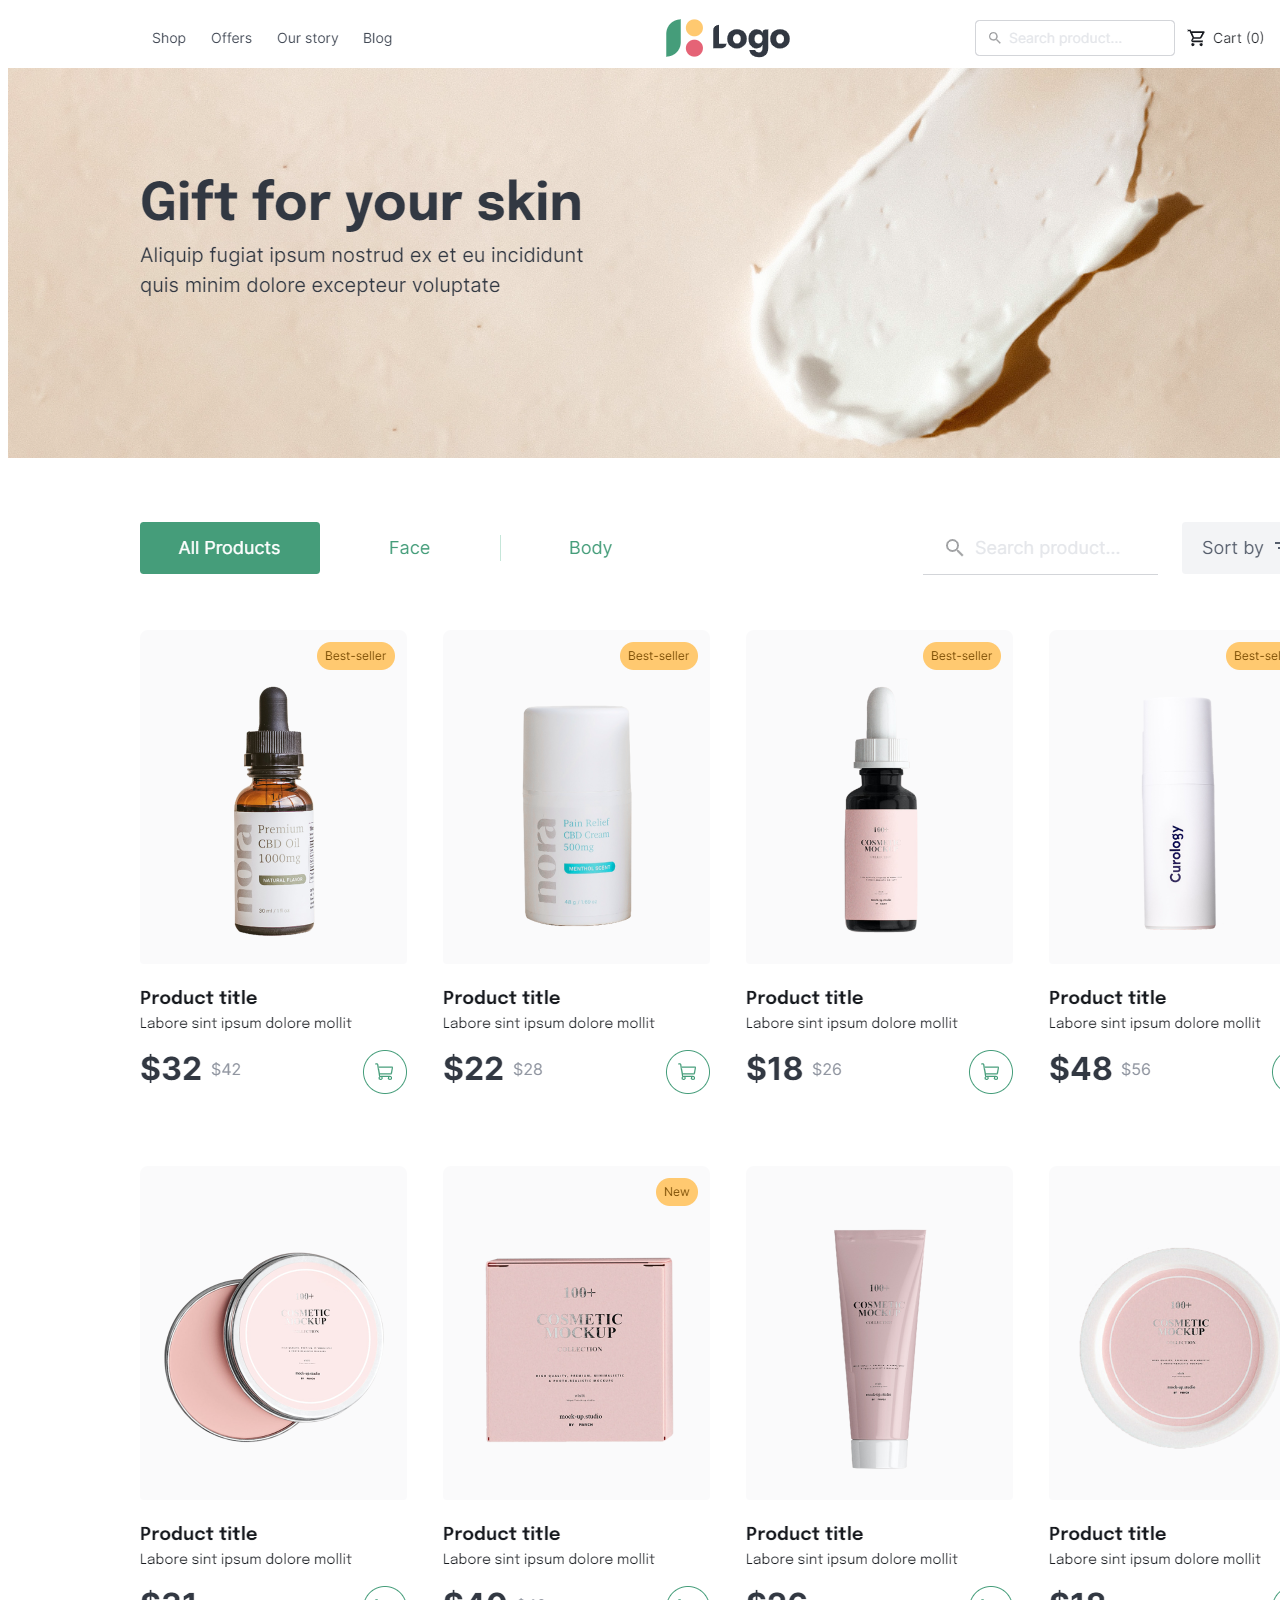
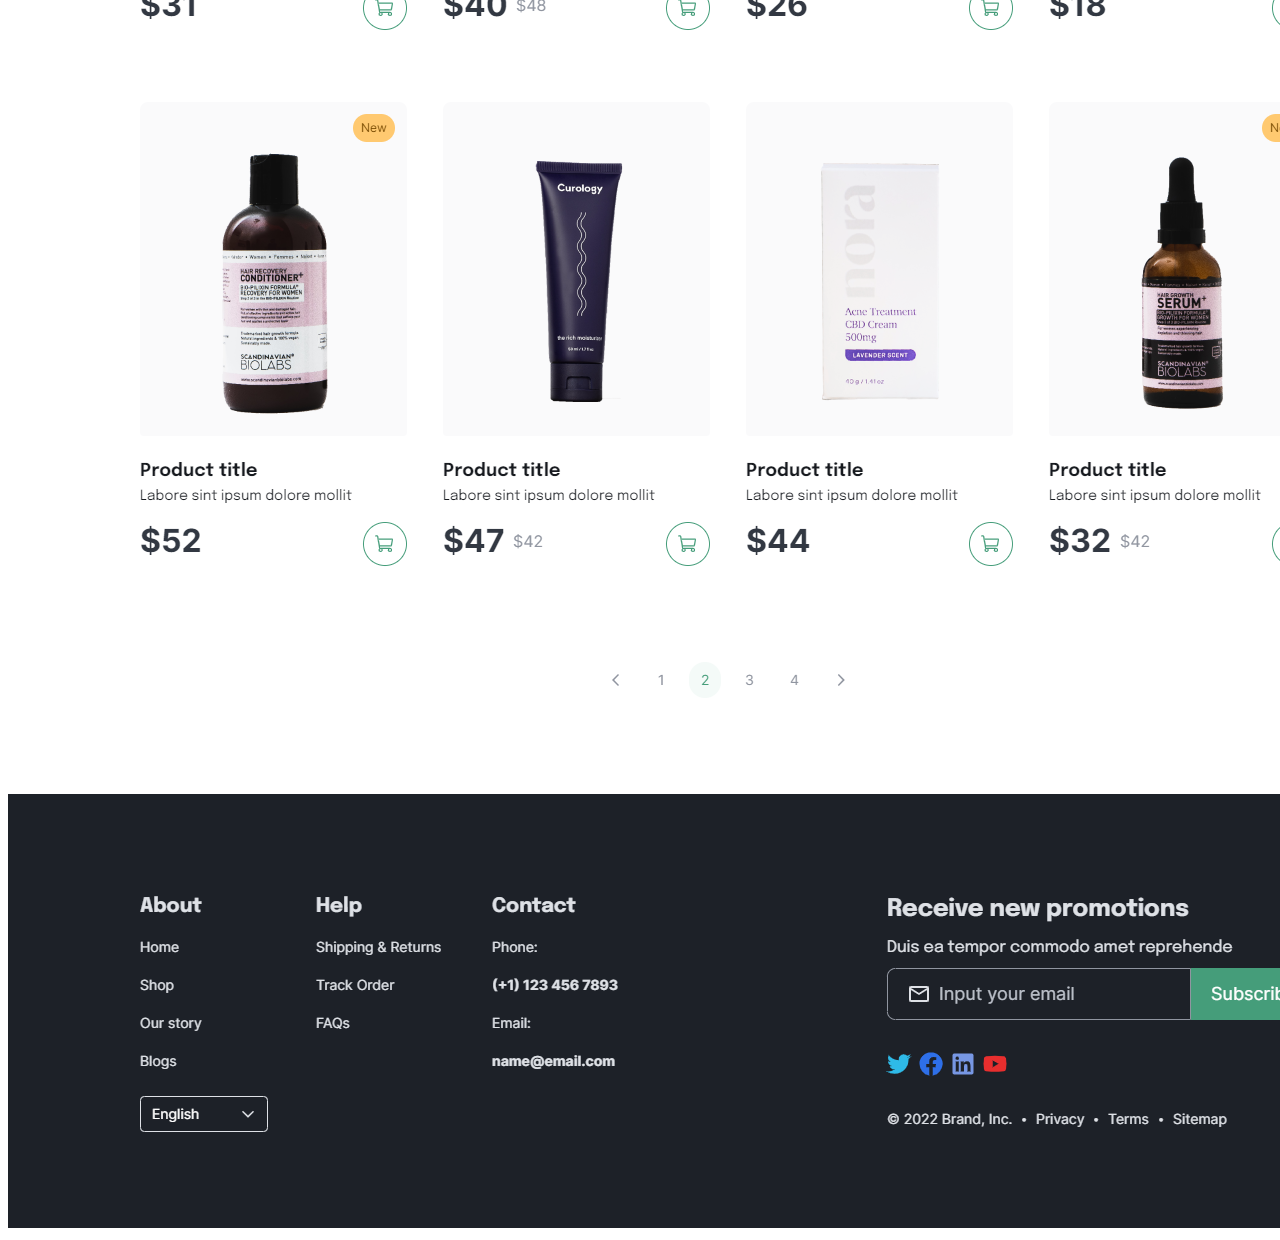
<file: 1_ProductListing/index.html>
<!DOCTYPE html>
<html lang="en">

<head>
    <meta charset="UTF-8">
    <meta http-equiv="X-UA-Compatible" content="IE=edge">
    <meta name="viewport" content="width=device-width, initial-scale=1.0">
    <title>Document</title>
</head>

<body>
    <img src="a_product_listing.png" alt="">

</body>

</html>
</file>
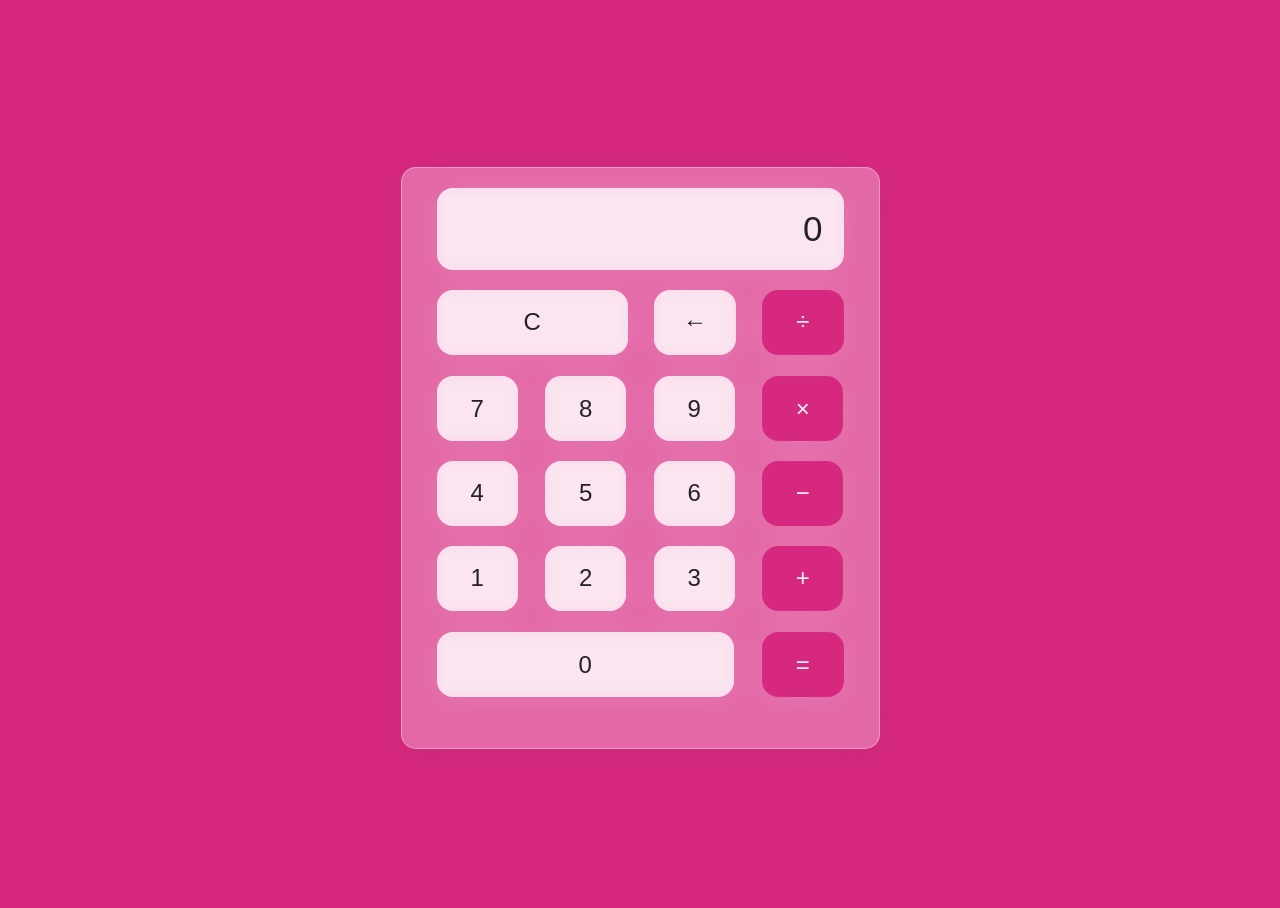
<file: bt_web_tuan7/calculator/index.html>
<!DOCTYPE html>
<html lang="en">
<head>
    <meta charset="UTF-8">
    <meta http-equiv="X-UA-Compatible" content="IE=edge">
    <meta name="viewport" content="width=device-width, initial-scale=1.0">
    <link rel="stylesheet" href="./style.css">
    <title>Document</title>
</head>
<body>
    <div class="wrapper">
        <div class="screen">
            0
        </div>
        <section class="calc-buttons">
            <div class="calc-button-row">
                <button class="calc-button double">
                    C
                </button>
                <button class="calc-button">
                    &larr;
                </button>
                <button class="calc-button">
                    &divide;
                </button>
            </div>

            <div class="calc-button-row">
                <button class="calc-button">
                    7
                </button>
                <button class="calc-button">
                    8
                </button>
                <button class="calc-button">
                    9
                </button>
                <button class="calc-button">
                    &times;
                </button>
            </div>
            <div class="calc-button-row">
                <button class="calc-button">
                    4
                </button>
                <button class="calc-button">
                    5
                </button>
                <button class="calc-button">
                    6
                </button>
                <button class="calc-button">
                    &minus;
                </button>
            </div>
            <div class="calc-button-row">
                <button class="calc-button">
                    1
                </button>
                <button class="calc-button">
                    2
                </button>
                <button class="calc-button">
                    3
                </button>
                <button class="calc-button">
                    &plus;
                </button>
            </div>
            <div class="calc-button-row">
                <button class="calc-button triple">
                    0
                </button>
                <button class="calc-button">
                    &equals;
                </button>
            </div>
        </section>
    </div>



    <script src="script.js"></script>
</body>
</html>
</file>
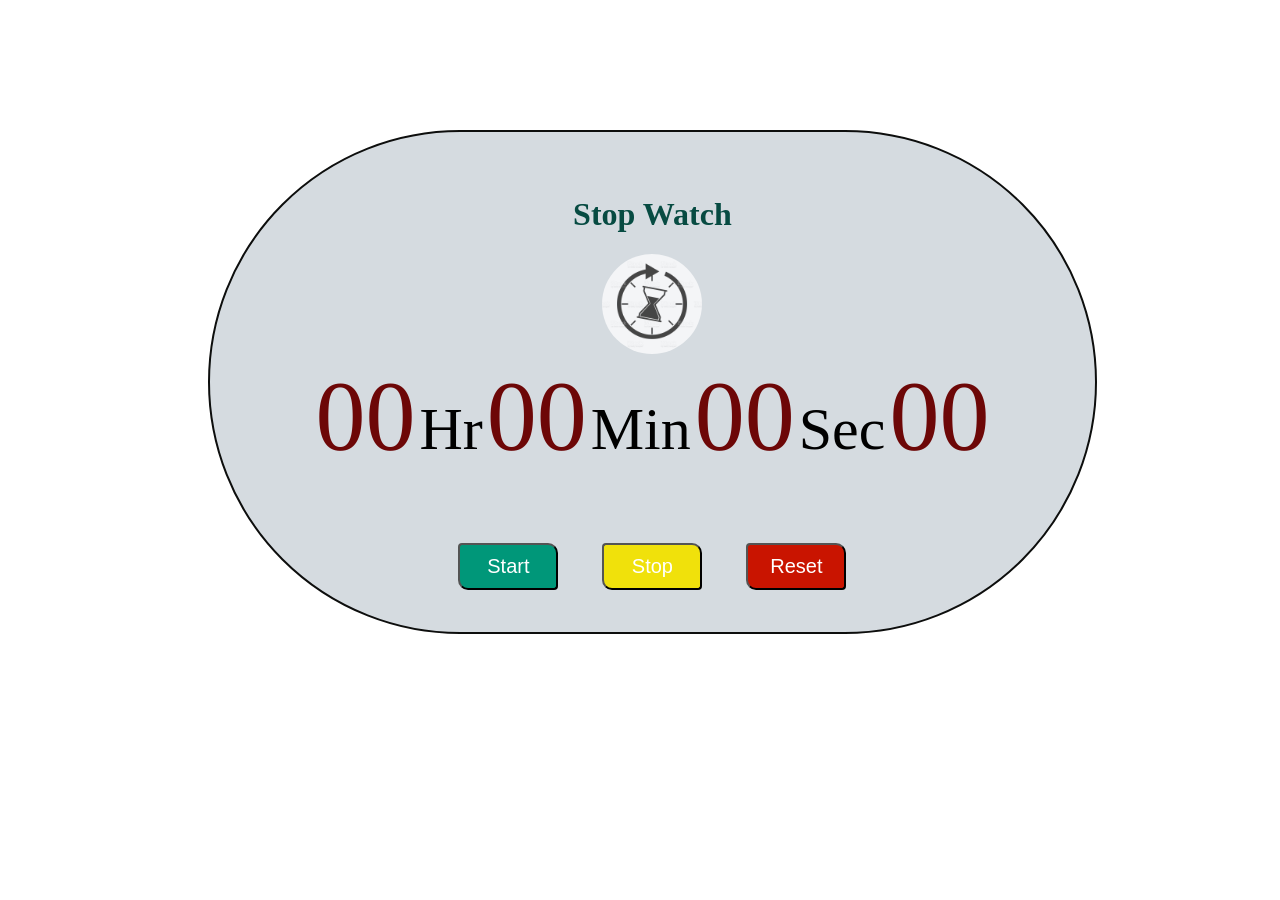
<file: bt_web_tuan7/stopwatch/index.html>
<!DOCTYPE html>
<html lang="en">

<head>
    <meta charset="UTF-8">
    <meta http-equiv="X-UA-Compatible" content="IE=edge">
    <meta name="viewport" content="width=device-width, initial-scale=1.0">
    <link rel="stylesheet" href="./style.css">
    <title>Document</title>
</head>

<body>
    <div class="container">
        <h1>Stop Watch</h1>
        <div class="hinhanh">
            <img src="./istockphoto-819270902-1024x1024.jpg" alt="">
        </div>
        <div id="time">
            <span class="digit" id="hr">
              00</span>
            <span class="txt">Hr</span>
            <span class="digit" id="min">
              00</span>
            <span class="txt">Min</span>
            <span class="digit" id="sec">
              00</span>
            <span class="txt">Sec</span>
            <span class="digit" id="count">
              00</span>
        </div>
        <div id="buttons">
            <button class="btn" id="start">
              Start</button>
            <button class="btn" id="stop">
              Stop</button>
            <button class="btn" id="reset">
              Reset</button>
        </div>
    </div>

    <script src="script.js"></script>
</body>

</html>
</file>
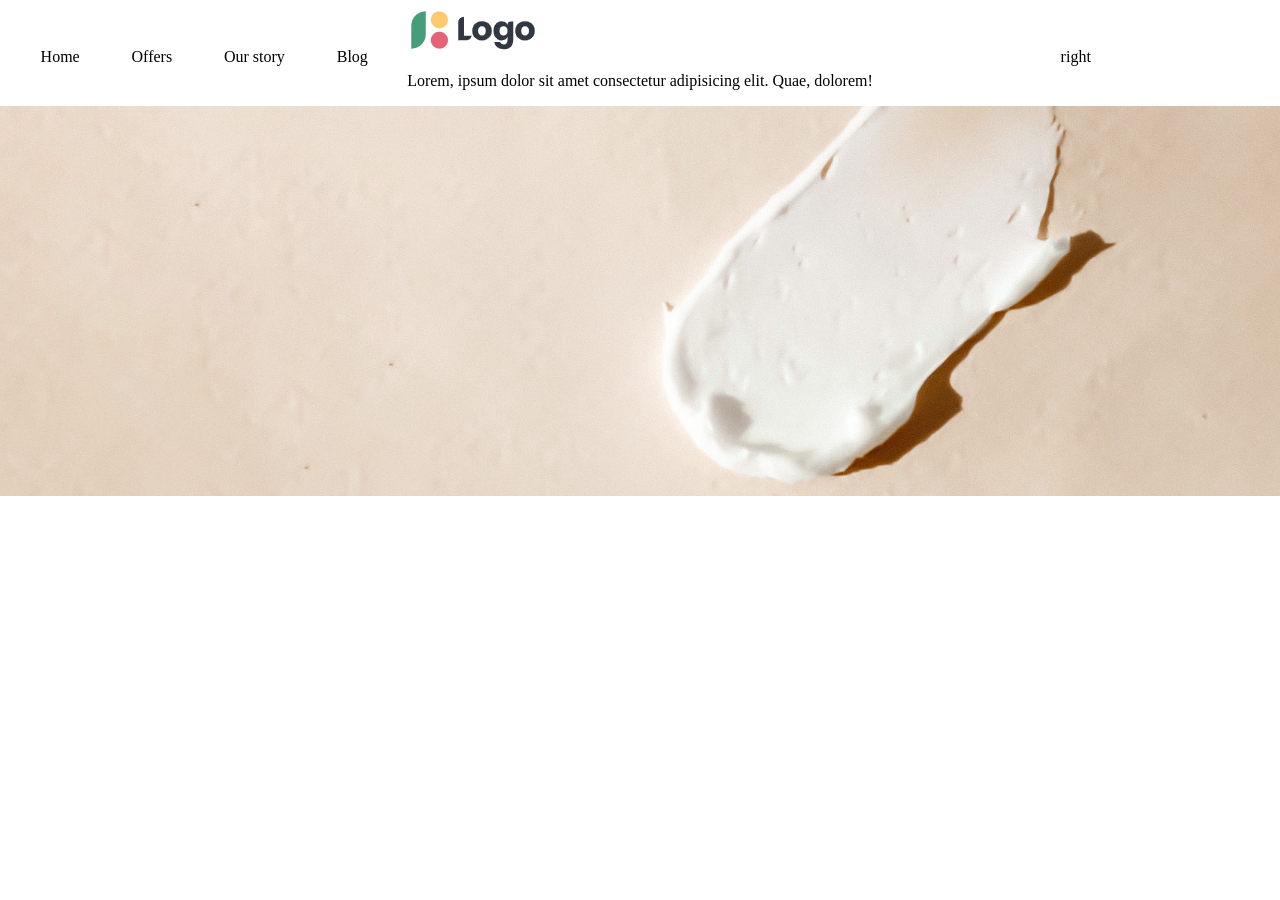
<file: 1_ProductListing/indexa.html>
<!DOCTYPE html>
<html lang="en">

<head>
    <meta charset="UTF-8">
    <meta http-equiv="X-UA-Compatible" content="IE=edge">
    <meta name="viewport" content="width=device-width, initial-scale=1.0">
    <title>Document</title>
    <style>
        #menu-container {
            display: flex;
            justify-content: space-around;
            align-items: center;
            width: 100%;
        }
        
        #left {
            display: flex;
            justify-content: space-around;
            width: 30%;
        }
        
        #wrapper {
            display: flex;
            flex-direction: column;
            align-items: center;
        }
        
        #right {
            display: flex;
            justify-content: space-around;
            width: 30%;
        }
    </style>
</head>

<body>
    <div id="wrapper">
        <div id="menu-container">
            <div id="left">
                <div>Home</div>
                <div>Offers</div>
                <div>Our story</div>
                <div>Blog</div>
            </div>
            <div id="logo">
                <img src="logo.png" alt="">
                <p>Lorem, ipsum dolor sit amet consectetur adipisicing elit. Quae, dolorem!</p>
            </div>
            <div id="right">right</div>
        </div>
        <div id="banner">
            <img src="banner.png" alt="">
        </div>
    </div>


</body>

</html>
</file>
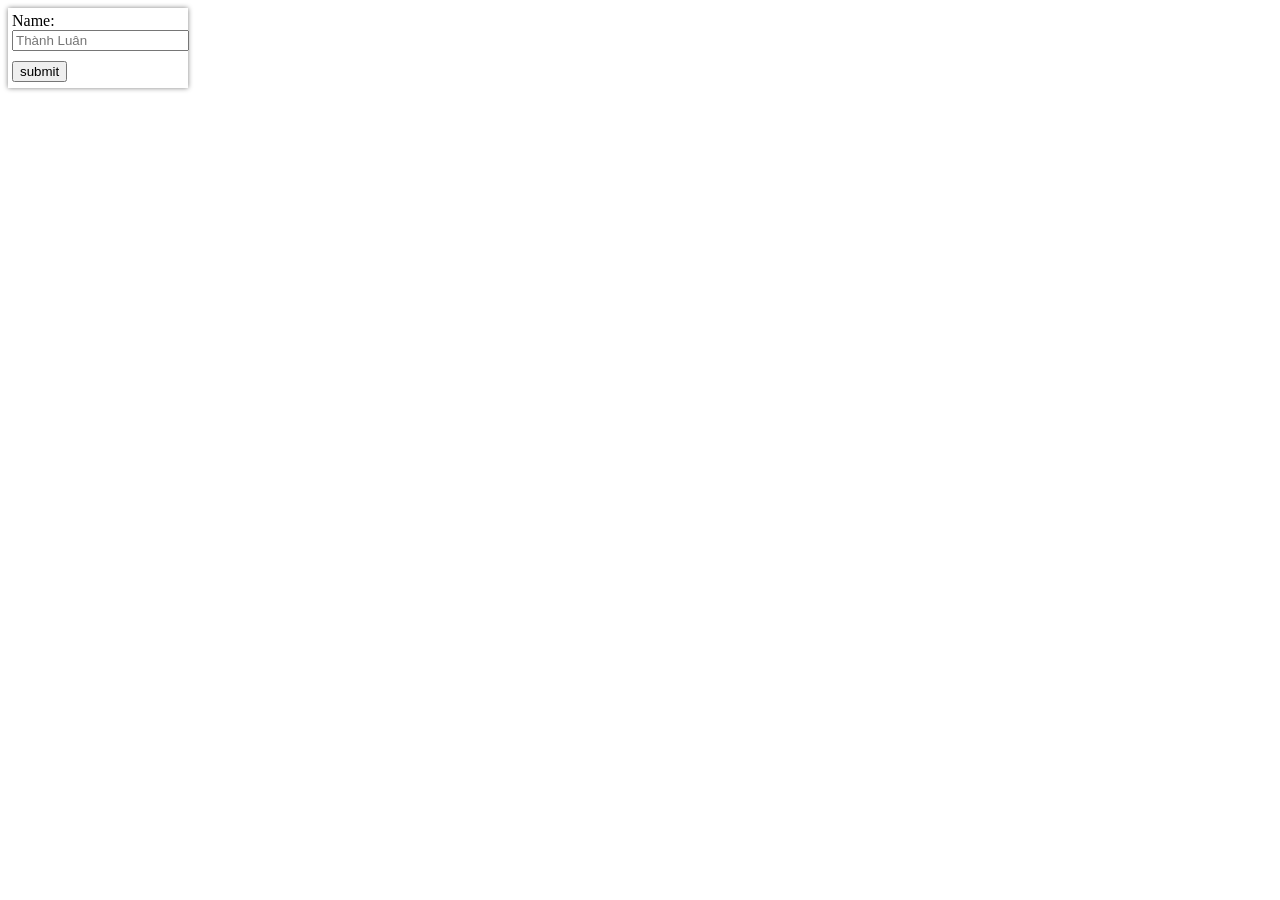
<file: btWeb_tuan1_2/Bai12.html>
<!DOCTYPE html>
<html lang="en">
<head>
    <meta charset="UTF-8">
    <meta name="description" content="Free Web tutorials">
    <meta name="keywords" content="HTML, CSS, XML, JavaScript">
    <meta name="author" content="Hege refsnes">
    <title>Document</title>
    <style>
        #theinput{
            display: block;
            margin-bottom: 10px;
        }
        #submit {
            width: 180px;
            height: 80px;
            box-shadow: 0 0 5px grey;
            display: block;
        }
        form{
            padding: 4px;
        }
    </style>
</head>
<body>
    <did id="submit">
        <form action="">
            <label for="name">Name:</label>
            <input type="text" name="name" id="theinput" placeholder="Thành Luân">
            <input type="submit" value="submit">
        </form>
    </did>
</body>
</html>
</file>
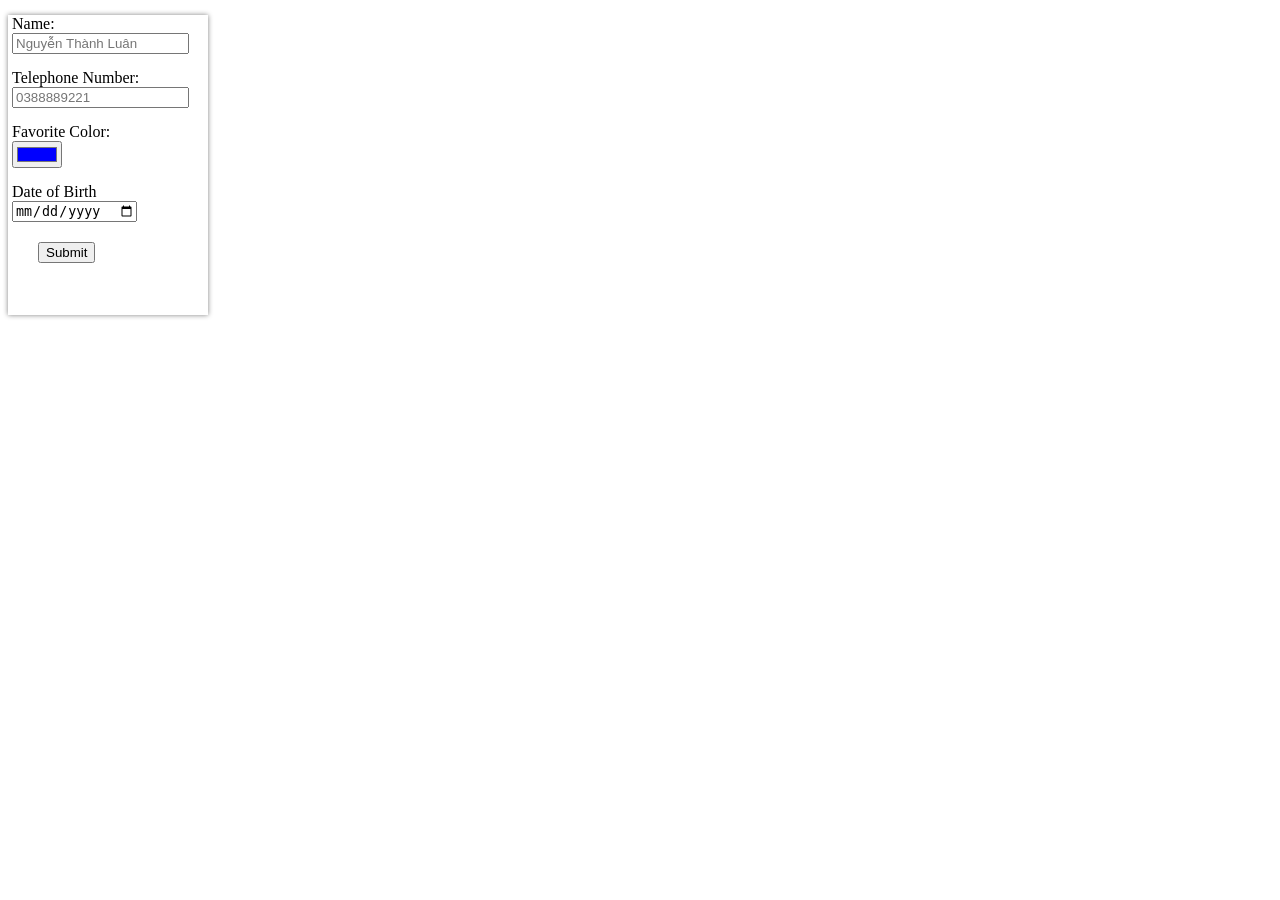
<file: btWeb_tuan1_2/Bai13.html>
<!DOCTYPE html>
<html lang="en">
<head>
    <meta charset="UTF-8">
    <meta name="description" content="Free Web tutorials">
    <meta name="keywords" content="HTML, CSS, XML, JavaScript">
    <meta name="author" content="Hege refsnes">
    <title>Document</title>
    <style>
        #degsin{
            height: 300px;
            width: 200px;
            box-shadow: 0 0 5px grey;
        }
        input{
            margin-left: 4px;
        }
        label{
            margin-left: 4px;
            display: block;
            margin-top: 15px;
        }
        #input_submit{
            display: block;
            margin: 20px 0 0 30px;
        }
    </style>
</head>
<body>
    <div id="degsin">
        <form action="#">
            <label for="input_name">Name:</label>
            <input type="text" name="name" id="input_name" placeholder="Nguyễn Thành Luân">
            <label for="input_telephone">Telephone Number:</label>
            <input type="text" name="telephone" id="input_telephone" placeholder="0388889221">
            <label for="">Favorite Color:</label>
            <input type="color" name="color" id="input_color" value="#0000FF">
            <label for="input_date">Date of Birth</label>
            <input type="Date" name="date" id="input_date">
            <input type="submit" id="input_submit">
        </form>
    </div>
</body>
</html>
</file>
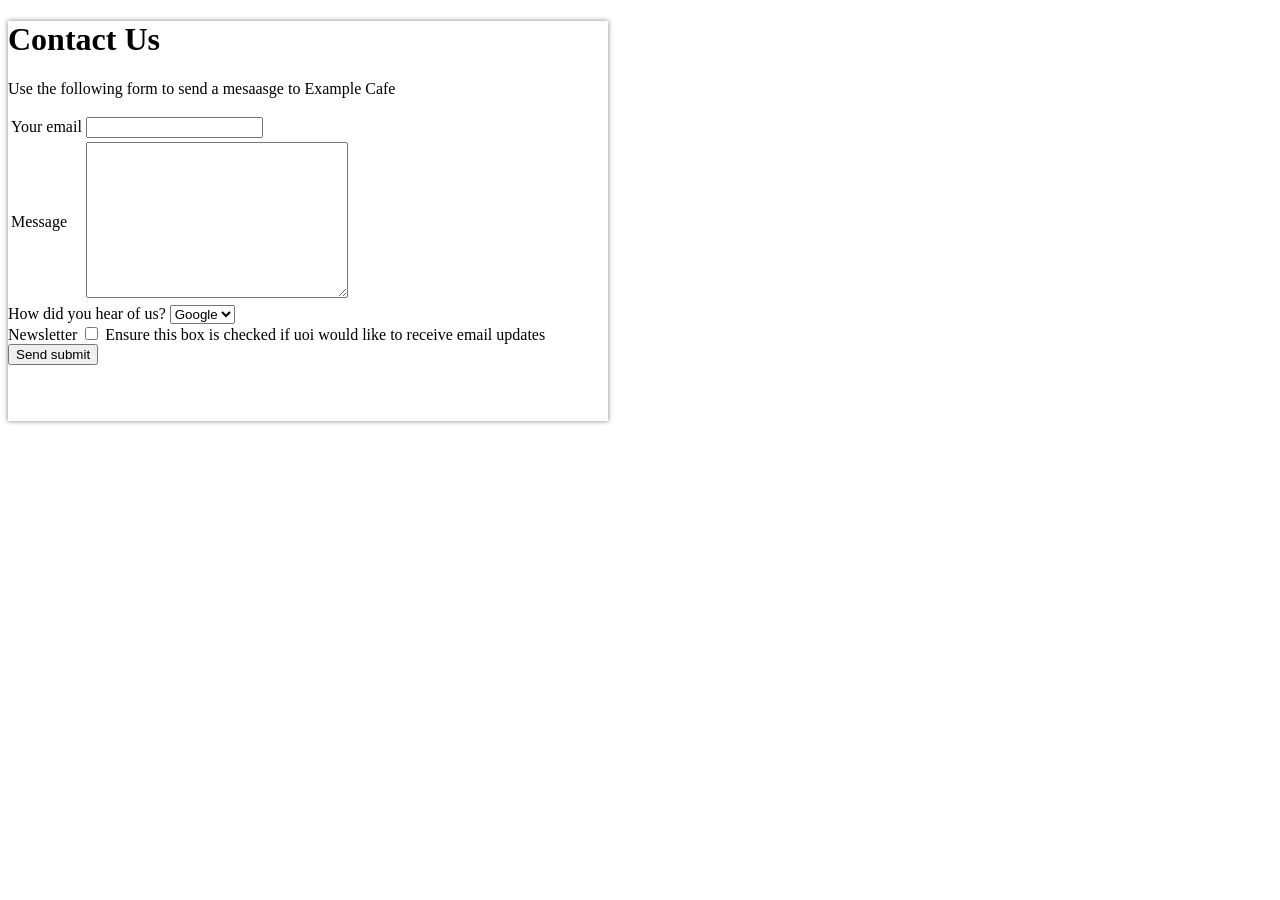
<file: btWeb_tuan1_2/Bai14.html>
<!DOCTYPE html>
<html lang="en">
<head>
    <meta charset="UTF-8">
    <meta name="description" content="Free Web tutorials">
    <meta name="keywords" content="HTML, CSS, XML, JavaScript">
    <meta name="author" content="Hege refsnes">
    <title>Document</title>
    <style>
        #main{
            height: 400px;
            width: 600px;
            box-shadow: 0 0 5px grey;
        }
    </style>
</head>
<body>
    <div id="main">
        <h1>Contact Us</h1>
        <p>Use the following form to send a mesaasge to Example Cafe</p>
        <form action="#">
            <table>
                <tr>
                    <td><label for="input_email">Your email</label></td>
                    <td><input type="email" name="email" id="input_email"></td>
                </tr>
                <tr>
                    <td><label for="input_Message">Message</label></td>
                    <td><textarea name="message" id="input_Message" cols="30" rows="10"></textarea></td>
                </tr>
            </table>
            <div id="select">
                <label for="input_select">How did you hear of us?</label>
                <select name="select" id="input_select">
                    <option value="">Google</option>
                    <option value="">Google</option>
                    <option value="">Google</option>
                </select>
            </div>
            <div id="checkbox">
                <label for="input_checkbox">Newsletter</label>
                <input type="checkbox" id="input_checkbox"> Ensure this box is checked if uoi would like to receive email updates
            </div>
            <input type="submit" name="submiy" id="submit" value="Send submit">
        </form>
    </div>
</body>
</html>
</file>
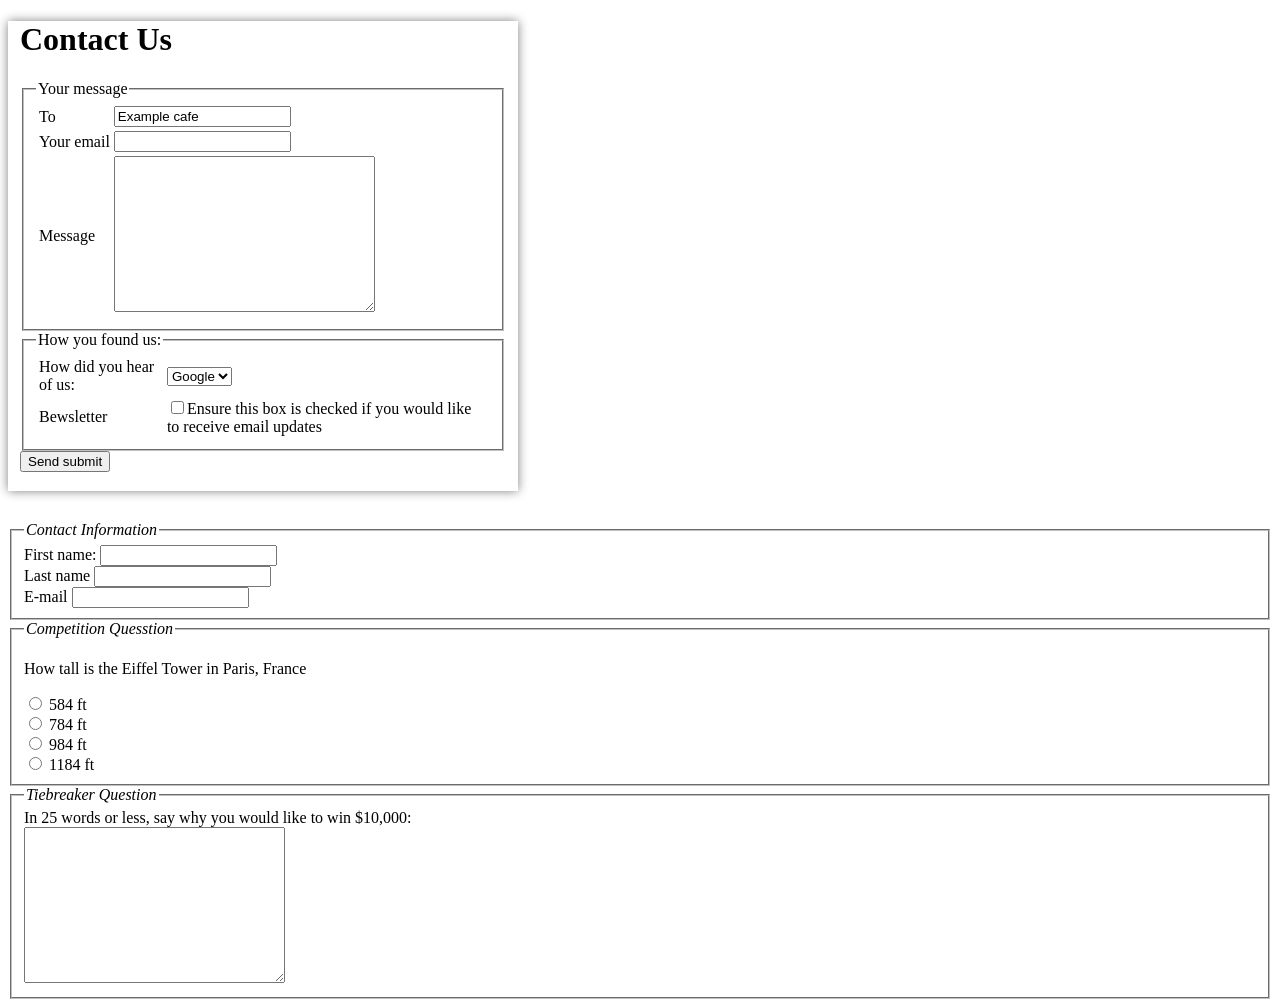
<file: btWeb_tuan1_2/Bai15.html>
<!DOCTYPE html>
<html lang="en">
<head>
    <meta charset="UTF-8">
    <meta name="description" content="Free Web tutorials">
    <meta name="keywords" content="HTML, CSS, XML, JavaScript">
    <meta name="author" content="Hege refsnes">
    <title>Document</title>
    <style>
        #main_a{
            width: 510px;
            height: 470px;
            box-shadow: 0 0 10px grey;
        }
        #degisn{
            padding: 0 12px;
        }
        #main_b{
            margin-top: 30px;
        }
    </style>
</head>
<body>
    <div id="main_a">
        <div id="degisn">
            <h1>Contact Us</h1>
            <fieldset>
                <legend>Your message</legend>
                <table>
                    <tr>
                        <td>
                            <label for="input_to">To</label>
                            
                        </td>
                        <td>
                            <input type="text" value="Example cafe" id="input_to">
                        </td>
                    </tr>
                    <tr>
                        <td>
                            <label for="input_email">Your email</label>
                        </td>
                        <td>
                            <input type="text" id="input_email">
                        </td>
                    </tr>
                    <tr>
                        <td>
                            <label for="input_message">Message</label>
                        </td>
                        <td>
                            <textarea name="text" id="input_message" cols="30" rows="10"></textarea>
                        </td>
                    </tr>
                </table>
            </fieldset>
            <fieldset>
                <legend>How you found us:</legend>
                <table>
                    <tr>
                        <td>
                            <label for="">How did you hear of us:</label>
                        </td>
                        <td>
                            <select name="" id="">
                                <option value="">Google</option>
                                <option value="">Google</option>
                                <option value="">Google</option>
                            </select>
                        </td>
                    </tr>
                    <tr>
                        <td>
                            <label for="">Bewsletter</label>
                        </td>
                        <td><input type="checkbox" name="" id="">Ensure this box is checked if you would like to receive email updates
                        </td>
                    </tr>
                </table>
            </fieldset>
            <input type="submit" value="Send submit">
        </div>
    </div>
    <div id="main_b">
        <div id="degisn_b">
            <fieldset>
                <legend><i>Contact Information</i></legend>
                <div id="fiest_name">
                    <label for="">First name:</label>
                    <input type="text" name="" id="">
                </div>
               <div id="last_name">
                <label for="">Last name</label>
                <input type="text">
               </div>
               <div class="email">
                <label for="">E-mail</label>
                <input type="email">
               </div>
            </fieldset>
            <fieldset>
                <legend><i>Competition Quesstion</i></legend>
                <p>How tall is the Eiffel Tower in Paris, France</p>
                <input type="radio"> 584 ft <br>
                <input type="radio"> 784 ft <br>
                <input type="radio"> 984 ft <br>
                <input type="radio"> 1184 ft 
            </fieldset>
            <fieldset>
                <legend><i>Tiebreaker Question</i></legend>
                <label for="">In 25 words or less, say why you would like to win $10,000:</label> <br>
                <textarea name="" id="" cols="30" rows="10"></textarea>
            </fieldset>
        </div>
    </div>
</body>
</html>
</file>
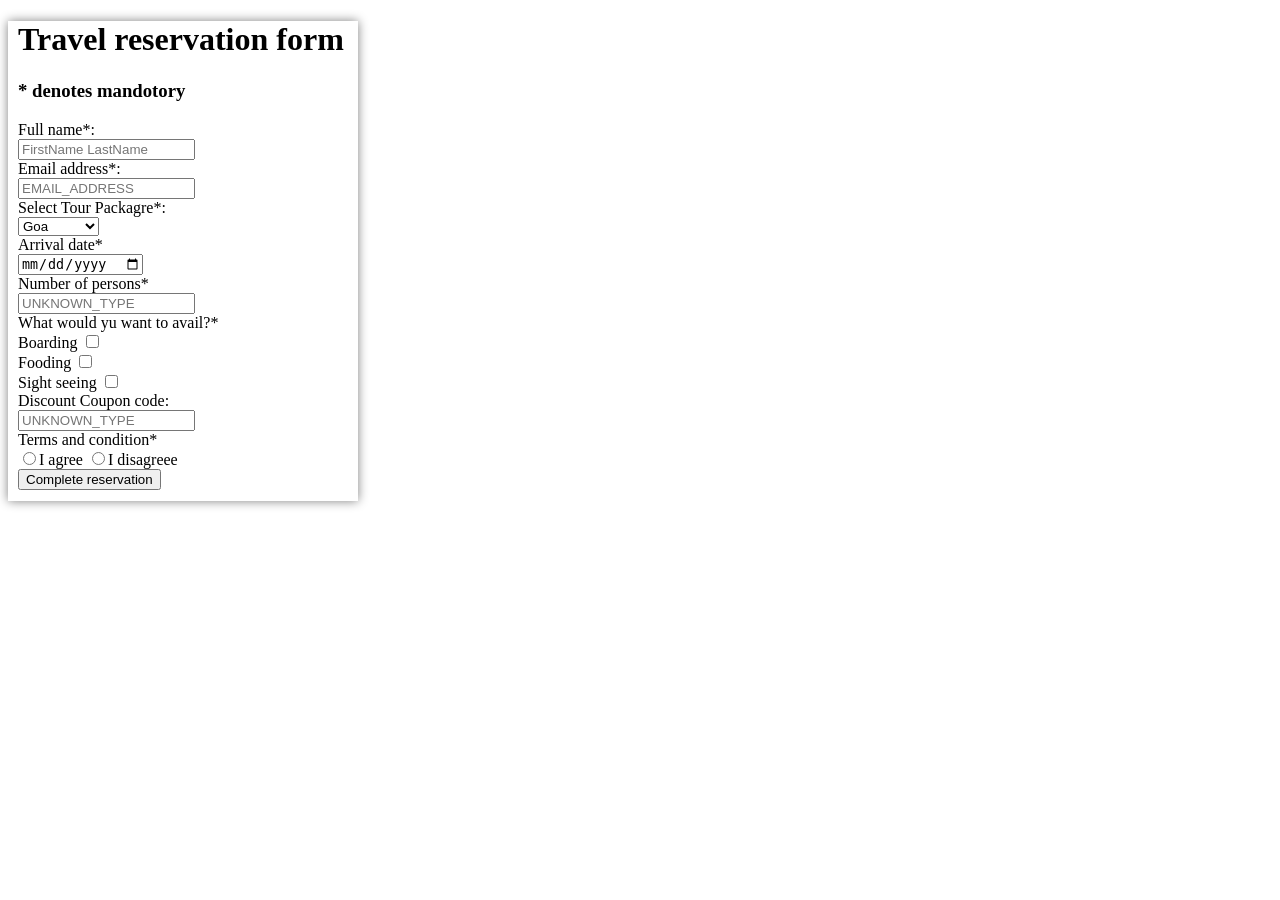
<file: btWeb_tuan1_2/Bai16.html>
<!DOCTYPE html>
<html lang="en">
<head>
    <meta charset="UTF-8">
    <meta name="description" content="Free Web tutorials">
    <meta name="keywords" content="HTML, CSS, XML, JavaScript">
    <meta name="author" content="Hege refsnes">
    <title>Document</title>
    <style>
        #main{
            height: 480px;
            width: 350px;
            box-shadow: 0 0 10px grey;
        }
        #degsin{
            padding-left: 10px;
        }
    </style>
</head>
<body>
    <div id="main">
        <div id="degsin">
            <h1>Travel reservation form</h1>
            <h3>* denotes mandotory</h3>
            <form action="#">
                <div id="full_name">
                    <label for="input_name">Full name*:</label>
                    <br>
                    <input type="text" name="name" id="input_name" placeholder="FirstName LastName">
                </div>
                <div id="email">
                    <label for="input_email">Email address*:</label>
                    <br>
                    <input type="text" name="email" id="input_email" placeholder="EMAIL_ADDRESS">
                </div>
                <div id="select">
                    <label for="Select_option">Select Tour Packagre*:</label>
                    <br>
                    <select name="select" id="select_option">
                        <option value="">Goa</option>
                        <option value="">Zalo</option>
                        <option value="">Facebook</option>
                    </select>
                </div>
                <div id="date">
                    <label for="input_date">Arrival date*</label>
                    <br>
                    <input type="date" name="date" id="input_date">
                </div>
                <div id="phone">
                    <label for="input_number">Number of persons*</label>
                    <br>
                    <input type="text" placeholder="UNKNOWN_TYPE" id="input_number">
                </div>
                <div id="checkbox">
                    <label for="input_checkbox">What would yu want to avail?*</label>
                    <br>
                    <label for="checkbox1">Boarding</label>
                    <input type="checkbox" name="" id="checkbox1"><br>
                    <label for="checkbox2">Fooding</label>
                    <input type="checkbox" name="" id="checkbox2"><br>
                    <label for="checkbox3">Sight seeing</label>
                    <input type="checkbox" name="" id="checkbox3">
                </div>
                <div id="Discount">
                    <label for="input_text">Discount Coupon code:</label><br>
                    <input type="text" placeholder="UNKNOWN_TYPE">
                </div>
                <div id="terms">
                    <label for="input_radio">Terms and condition*</label><br>
                    <input type="radio" name="" id="input_radio1" ><label for="input_radio1">I agree</label>
                    <input type="radio" name="" id="input_radio2"><label for="input_radio2">I disagreee</label>
                </div>
                <input type="submit" name="" id="submit" value="Complete reservation">
            </form>
        </div>
    </div>
</body>
</html>
</file>
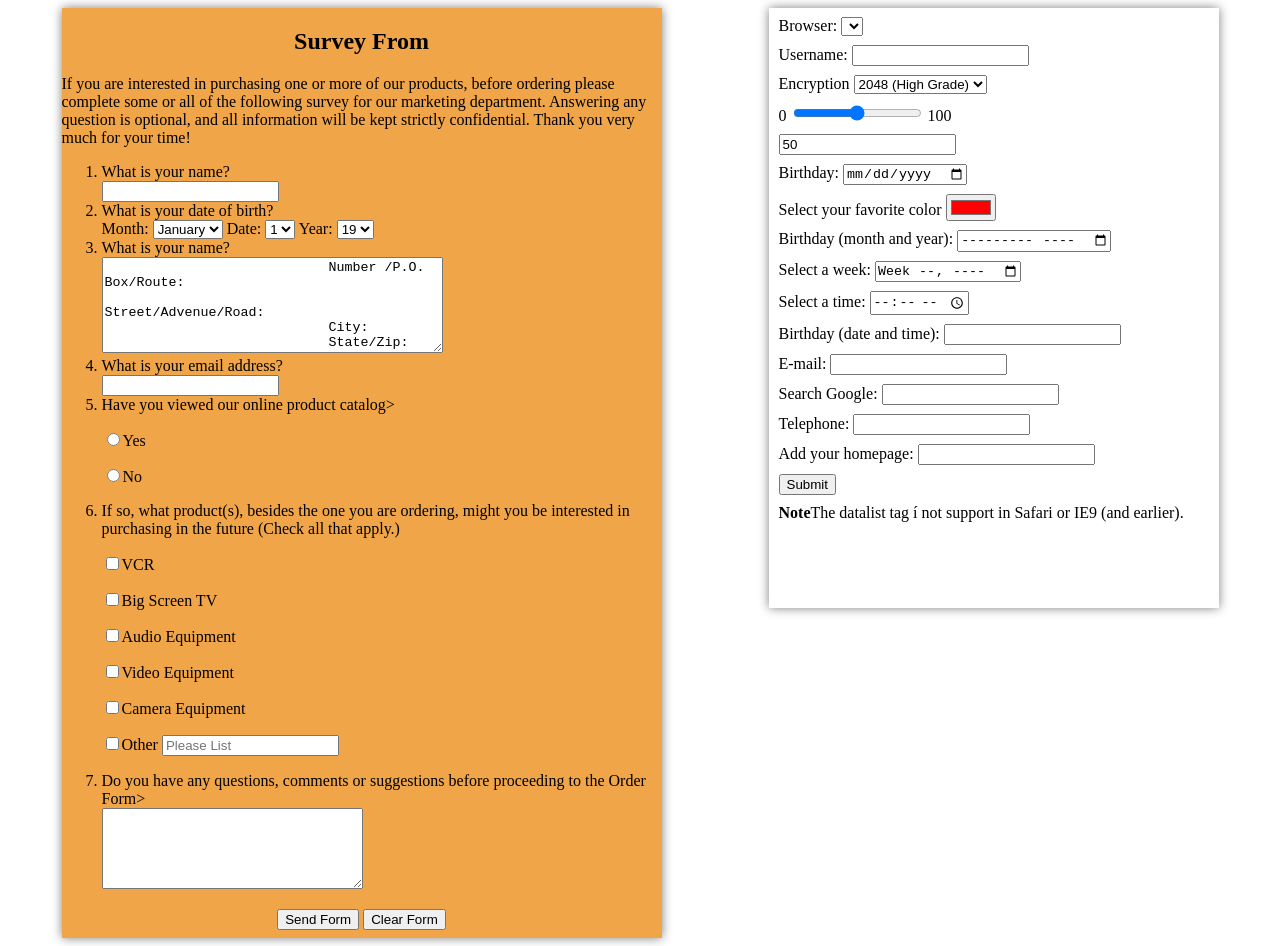
<file: btWeb_tuan1_2/Bai17.html>
<!DOCTYPE html>
<html lang="en">
<head>
    <meta charset="UTF-8">
    <meta name="description" content="Free Web tutorials">
    <meta name="keywords" content="HTML, CSS, XML, JavaScript">
    <meta name="author" content="Hege refsnes">
    <title>Document</title>
    <style>
        #main{
            display: flex;
            justify-content: space-around;
        }
        #Bai17_a{
            background-color: rgb(241, 165, 73);
            box-shadow:  0 0 10px grey;
            height: 930px;
            width: 600px;
        }
        #Bai17_b {
            box-shadow:  0 0 10px grey;
            height: 600px;
            width: 450px;
        }
        #Bai17_b li{
            list-style-type: none;
            margin: 9px 10px;
        }
        li{
            list-style-type: decimal;
        }
    </style>
</head>
<body>
    <div id="main">
        <div id="Bai17_a">
            <h2 style="text-align: center;">Survey From</h2>
            <p>If you are interested in purchasing one or more of our products, before ordering please complete some or all of the following survey for our marketing department. Answering any question is optional, and all information will be kept strictly confidential. Thank you very much for your time!</p>
            <form action="">
                <ol type="1">
                    <li>
                        <label for="fullName">What is your name?</label> <br>
                        <input  id="fullName" name="fullName">
                    </li>
                    <li>
                        <label>What is your date of birth?</label> <br>
                        <label>Month: </label>
                        <select>
                            <option>January</option>
                        </select>
                        <label>Date: </label>
                        <select>
                            <option>1</option>
                        </select>
                        <label>Year: </label>
                        <select>
                            <option>19</option>
                        </select>
                    </li>
                    <li>
                        <label for="address">What is your name?</label> <br>
                        <textarea style="text-align: left;" name="address" id="address" cols="40" rows="6">
                            Number /P.O. Box/Route:
                            Street/Advenue/Road:
                            City:
                            State/Zip:
                        </textarea>
                    </li>
                    <li>
                        <label for="email">What is your email address?</label> <br>
                        <input  id="email" name="email">
                    </li>
                    <li>
                        <label for="email">Have you viewed our online product catalog></label> <br>
                        <p><input type="radio" name="yes" id="yes">Yes</p>
                        <p><input type="radio" name="no" id="no">No</p>
                    </li>
                    <li>
                        <label for="checkbox">If so, what product(s), besides the one you are ordering, might you be interested in purchasing
                            in the future (Check all that apply.)
                        </label> <br>
                        <p><input type="checkbox" value="">VCR</p>
                        <p><input type="checkbox" value="">Big Screen TV</p>
                        <p><input type="checkbox" value="">Audio Equipment</p>
                        <p><input type="checkbox" value="">Video Equipment</p>
                        <p><input type="checkbox" value="">Camera Equipment</p>
                        <p><input type="checkbox" value="">Other <input type="text" placeholder="Please List"></p>
                
                    </li>
                    <li>
                        <label for="email">Do you have any questions, comments or suggestions before proceeding to the Order Form></label> <br>
                        <textarea cols="30" rows="5"></textarea>
                    </li>
        
                </ol>
                <div align="center">
                    <input type="button" value="Send Form"> 
                    <input type="button" value="Clear Form">
                </div>
            </form>
        </div>
        <div id="Bai17_b">
            <li>
                <label for="">Browser: </label>
                <select name="" id="">
                    <option value=""></option>
                    <option value=""></option>
                    <option value=""></option>
                </select>
            </li>
            <li>
                <label for="">Username:</label>
                <input type="text" name="" id="">
            </li>
            <li>
                <label for="">Encryption</label>
                <select name="" id="">
                    <option value="">2048 (High Grade)</option>
                    <option value=""></option>
                    <option value=""></option>
                </select>
            </li>
            <li>
                <label for="">0</label>
                <input type="range">
                <label for="">100</label>
            </li>
            <li>
                <input type="text" name="" id="" value="50">
            </li>
            <li>
                <label for="">Birthday:</label>
                <input type="date" name="" id="">
            </li>
            <li>
                <label for="">Select your favorite color</label>
                <input type="color" value="#FF0000">
            </li>
            <li>
                <label for="">Birthday (month and year):</label>
                <input type="month">
            </li>
            <li>
                <label for="">Select a week:</label>
                <input type="week">
            </li>
            <li>
                <label for="">Select a time:</label>
                <input type="time">
            </li>
            <li>
                <label for="">Birthday (date and time):</label>
                <input type="date and time">
            </li>
            <li>
                <label for="">E-mail:</label>
                <input type="text" name="" id="">
            </li>
            <li>
                <label for="">Search Google:</label>
                <input type="text" name="" id="">
            </li>
            <li>
                <label for="">Telephone:</label>
                <input type="text" name="" id="">
            </li>
            <li>
                <label for="">Add your homepage:</label>
                <input type="text" name="" id="">
            </li>
            <li>
                <input type="submit" value="Submit">
            </li>
            <li><b>Note</b>The datalist tag í not support in Safari or IE9 (and earlier).</li>
        </div>
    </div>
</body>
</html>
</file>
<file: bt_web_tuan7/calculator/style.css>
html{
    box-sizing: border-box;
    height: 100%;
}
*,
*::before
*::after{
    box-sizing: inherit;
    margin: 0;
    padding: 0;
}
body{
    align-items: center;
    background:#d72880;
    display: flex;
    font-family: 'Dosis', sans-serif;
    font-display: swap;
    height: inherit;
    justify-content: center;
}
.wrapper{
    backdrop-filter: blur(5.5px);
    -webkit-backdrop-filter: blur(5.5px);
    background: rgba(255, 255, 255, 0.75);
    border: 1px solid rgba(255, 255, 255, 0.01) ;
    border-radius: 15px;
    box-shadow: 0 4PX 30px rgba(55,55,55,0.1);
    color: #232323;
    backdrop-filter:blur(4px);
    -webkit-backdrop-filter: blur(4px);
    background: rgba(255, 255,255, 0.3);
    border: 1px solid rgba(255, 255, 255, 0.35);
    flex-basis: 400px;
    height: 540px;
    padding: 20px 35px;

}
.screen{
    backdrop-filter: blur(5.5px);
    -webkit-backdrop-filter: blur(5.5px);
    background: rgba(255, 255, 255, 0.75);
    border: 1px solid rgba(255, 255, 255, 0.01);
    border-radius: 16px;
    box-shadow: 0 4px 30px rgba(255, 255, 255, 0.1);
    color: #232323;
    font-size: 35px;
    overflow: auto;
    padding: 20px;
    text-align: right;
    width: 365px;
}
.calc-button-row{
    display: flex;
    justify-content: space-between;
    margin: 5% 0;
}
.calc-button{
    backdrop-filter: blur(5.5px);
    -webkit-backdrop-filter: blur(5.5px);
    background: rgba(255, 255, 255, 0.75);
    border: 1px solid rgba(255, 255, 255, 0.01) ;
    border-radius: 16px;
    box-shadow: 0 4px 30px rgba(255, 255, 255, 0.1);
    color: #232323;
    flex-basis: 20%;
    font-family: inherit;
    font-size: 24px;
    height: 65px;

}
.calc-button:last-child{
    backdrop-filter: blur(5.5px);
    -webkit-backdrop-filter: blur(5.5px);
    background: rgba(255, 255, 255, 0.75);
    border: 1px solid rgba(255, 255, 255, 0.01) ;
    border-radius: 16px;
    box-shadow: 0 4px 30px rgba(255, 255, 255, 0.1);
    color: #f6f3f3;
    background: #d72880;

}
.calc-button:last-child:hover{
    background-color: inherit;
    color: inherit;
}
.calc-button:hover{
    background-color: inherit;
}
.calc-button:active{
    background: #ffef78;
}
.double{
    flex-basis: 47%;
}
.triple{
    flex-basis: 73%;
}
</file>
<file: bt_web_tuan7/stopwatch/style.css>
.container {
    display: flex;
    justify-content: center;
    flex-direction: column;
    align-items: center;
    background-color: rgb(213, 219, 224);
    border: 2px solid #0d0e0d;
    border-radius: 999999px;
    width: 70%;
    height: 500px;
    text-align: center;
    margin-left: 200px;
    margin-top: 130px;
}

h1 {
    color: rgb(7, 75, 66);
}

.digit {
    color: rgb(109, 7, 7);
    font-size: 100px;
}

.txt {
    color: black;
    font-size: 60px;
}

#buttons {
    margin-top: 70px;
}

.btn {
    width: 100px;
    padding: 10px 15px;
    margin: 0px 20px;
    border-top-right-radius: 10px;
    border-bottom-left-radius: 10px;
    border-bottom-right-radius: 4px;
    border-top-left-radius: 4px;
    cursor: pointer;
    font-size: 20px;
    transition: 0.5s;
    color: white;
    font-weight: 500;
}

#start {
    background-color: #009779;
}

#stop {
    background-color: #f0e10b;
}

#reset {
    background-color: #c91400;
}

.time {
    display: flex;
}

.container .hinhanh img {
    border-radius: 9999999px;
    width: 100px;
}
</file>
